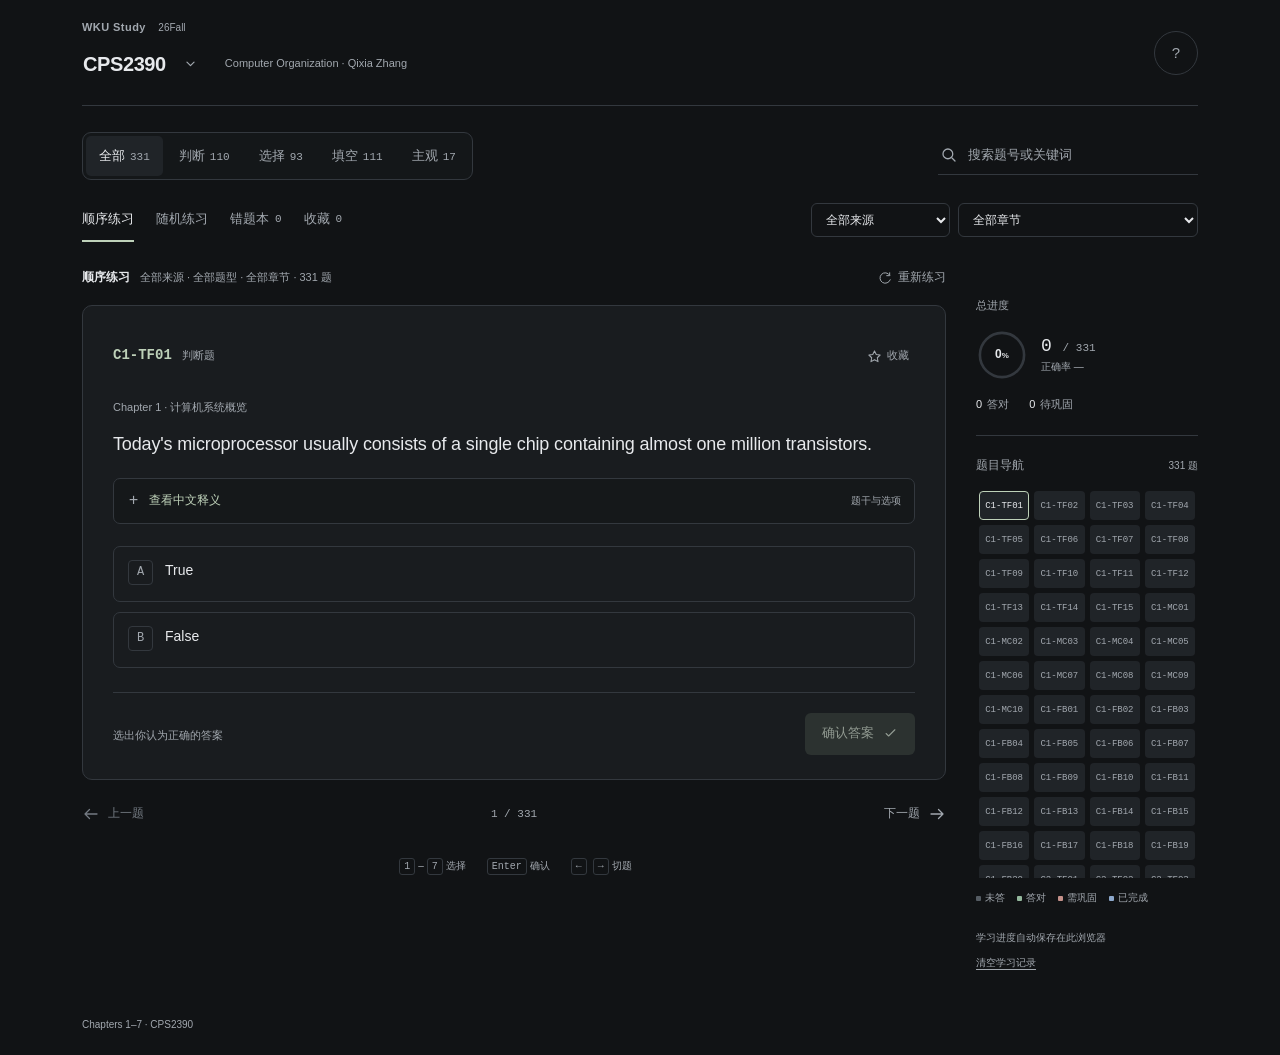
<file: course-practice.html>
<!doctype html>
<html lang="zh-CN">
<head>
<meta charset="utf-8">
<meta name="viewport" content="width=device-width, initial-scale=1">
<title>CPS2390 练习</title>
<script>
const id = location.hash.match(/^#(a5|ps3)-(\d+)$/);
const source = location.hash === '#assignment-5' ? 'assignment' :
  location.hash === '#problem-set-3' ? 'problemset' : '';
const params = new URLSearchParams();
if (id) params.set('q', id[1].toUpperCase() + '-' + id[2].padStart(2, '0'));
else if (source) params.set('source', source);
location.replace('index.html' + (params.size ? '?' + params : ''));
</script>
</head>
<body><a href="index.html">打开 CPS2390 练习</a></body>
</html>
</file>
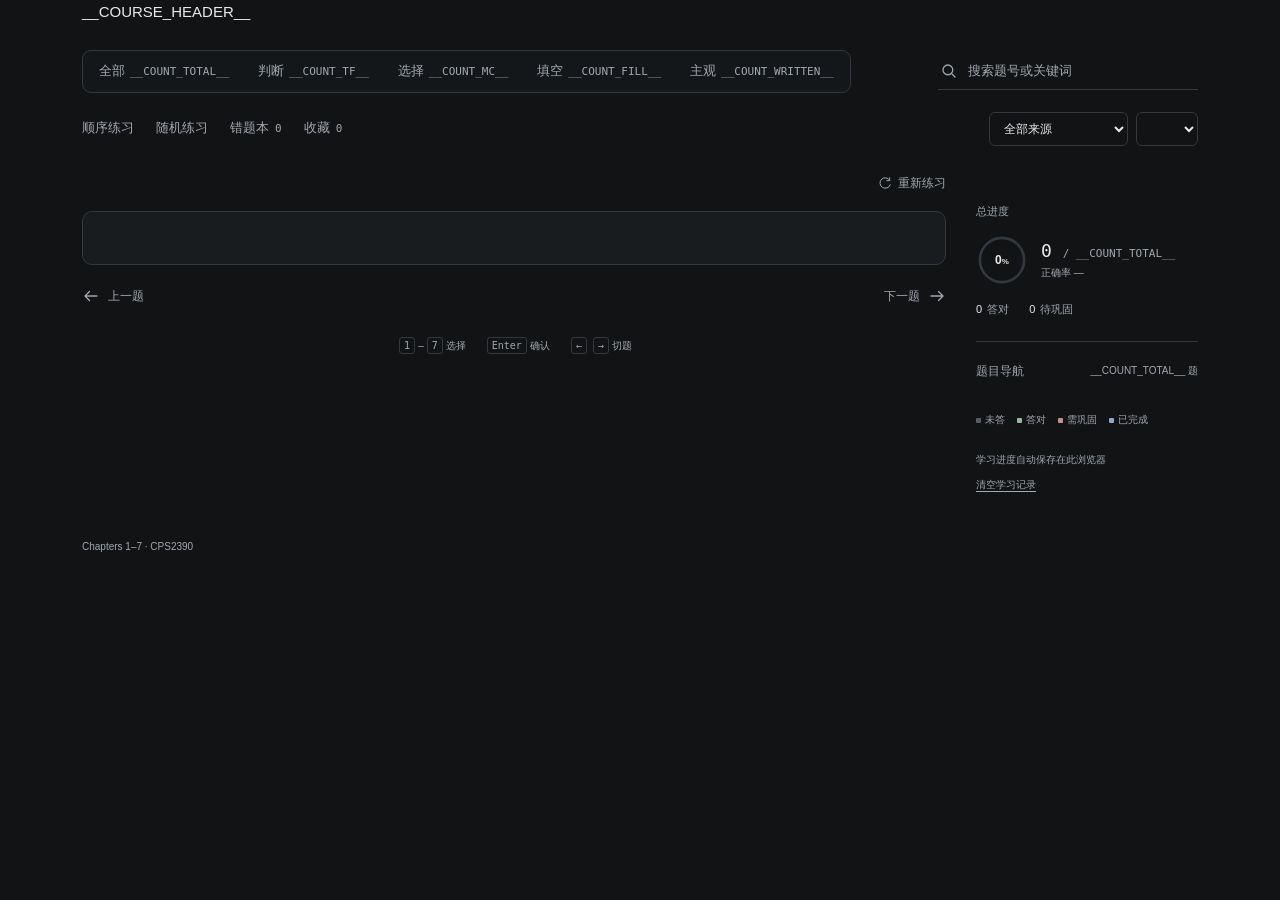
<file: template.html>
<!doctype html>
<html lang="zh-CN">
<head>
<meta charset="utf-8">
<meta name="viewport" content="width=device-width, initial-scale=1">
<meta name="theme-color" content="#111315">
<meta name="description" content="Wenzhou-Kean CPS2390 Fall 2026 practice, including TestBank, Assignment 5 and Problem Set 3.">
<link rel="icon" href="data:image/svg+xml,%3Csvg xmlns='http://www.w3.org/2000/svg' viewBox='0 0 32 32'%3E%3Crect width='32' height='32' rx='7' fill='%23191c1f'/%3E%3Cpath d='M8 8h6l2 2 2-2h6v16h-6l-2 1-2-1H8zM16 10v15' fill='none' stroke='%23bed1b9' stroke-width='1.5'/%3E%3C/svg%3E">
<title>WKU CPS2390 · Qixia Zhang · 26Fall Practice</title>
<style>
:root{color-scheme:dark;--bg:#111315;--surface:#191c1f;--raised:#202428;--line:#33383e;--ink:#e7e9ec;--muted:#a2a8af;--accent:#bed1b9;--green:#b4d4b8;--red:#e5aaa4;--soft-green:#223029;--soft-red:#352724}
*{box-sizing:border-box}body{margin:0;background:var(--bg);color:var(--ink);font:15px/1.6 -apple-system,BlinkMacSystemFont,"Segoe UI","PingFang SC","Microsoft YaHei",sans-serif}button,input,select{font:inherit;color:inherit}button{cursor:pointer}button,input,select,a{ -webkit-tap-highlight-color:transparent}button{transition:background .15s,border-color .15s}button:disabled{cursor:default}button:focus-visible,input:focus-visible,select:focus-visible,a:focus-visible,summary:focus-visible{outline:2px solid var(--accent);outline-offset:4px}button:active:not(:disabled){transform:translateY(1px)}a{color:var(--accent)}[hidden]{display:none!important}svg{width:18px;height:18px;flex-shrink:0;fill:none;stroke:currentColor;stroke-width:1.7;stroke-linecap:round;stroke-linejoin:round}.sr-only{position:absolute;width:1px;height:1px;padding:0;overflow:hidden;clip:rect(0,0,0,0)}.skip-link{position:fixed;top:0;left:16px;z-index:3;padding:10px;background:var(--raised);transform:translateY(-150%)}.skip-link:focus{transform:translateY(0)}
.app{max-width:1180px;margin:0 auto;padding:0 32px}.topbar{min-height:92px;display:flex;align-items:center;justify-content:space-between;gap:24px;border-bottom:1px solid var(--line)}.brand{display:flex;align-items:baseline;gap:16px;flex-wrap:wrap}.brand h1{font-size:20px;font-weight:650;letter-spacing:-.5px;margin:0}.brand span{font-size:12px;color:var(--muted)}.help-btn{width:36px;height:36px;background:transparent;border:1px solid var(--line);border-radius:50%;color:var(--muted)}.help-btn:hover{color:var(--ink);background:var(--raised)}
.toolbar{padding:26px 0 22px;display:grid;gap:18px}.filter-row,.practice-row{display:flex;align-items:center;justify-content:space-between;gap:16px}.bank-tabs{display:flex;gap:3px;padding:3px;border:1px solid var(--line);border-radius:9px;background:#141719}.bank-tabs button{background:transparent;border:0;padding:7px 13px;border-radius:5px;color:var(--muted);font-size:13px;white-space:nowrap}.bank-tabs button.active{color:var(--ink);background:var(--raised)}.bank-tabs small{font:11px/1.4 ui-monospace,SFMono-Regular,monospace;margin-left:5px;color:var(--muted)}.search-box{display:flex;align-items:center;gap:8px;color:var(--muted);border-bottom:1px solid var(--line);padding:7px 2px;width:260px}.search-box input{background:transparent;border:0;outline:none;width:100%;min-width:0;font-size:13px}.search-box:focus-within{border-color:var(--accent)}.search-box input::placeholder{color:var(--muted)}
.modes{display:flex;gap:22px;flex-wrap:wrap}.mode{display:flex;align-items:center;gap:6px;background:none;border:0;border-bottom:2px solid transparent;padding:7px 0;color:var(--muted);font-size:13px}.mode.active{color:var(--ink);border-color:var(--accent)}.mode:hover{color:var(--ink)}.count{font:11px ui-monospace,SFMono-Regular,monospace;color:var(--muted)}.mode .count:empty{display:none}select{max-width:240px;font-size:12px;background:var(--bg);border:1px solid var(--line);border-radius:6px;padding:8px 30px 8px 10px}.layout{display:grid;grid-template-columns:minmax(0,1fr) 222px;gap:30px;align-items:start}.practice-column{min-width:0}.scope{display:flex;justify-content:space-between;align-items:center;gap:12px;margin:0 0 14px}.scope-title{font-size:12px;font-weight:600}.scope-title small{font-size:11px;color:var(--muted);font-weight:400;margin-left:10px}.text-btn{display:inline-flex;align-items:center;gap:6px;padding:4px 0;background:none;border:0;color:var(--muted);font-size:12px}.text-btn:hover{color:var(--ink)}.text-btn svg{width:14px;height:14px}
.question-card{padding:28px 30px 24px;background:var(--surface);border:1px solid var(--line);border-radius:10px;scroll-margin-top:20px;overflow-wrap:anywhere}.question-top{display:flex;justify-content:space-between;align-items:center;gap:10px;margin-bottom:16px}.question-id{display:flex;gap:10px;align-items:baseline}.question-id strong{font:600 14px ui-monospace,SFMono-Regular,monospace;color:var(--accent)}.question-id small{font-size:11px;color:var(--muted)}.bookmark{display:flex;align-items:center;gap:5px;font-size:11px;background:none;border:0;color:var(--muted);padding:5px 0}.bookmark svg{width:15px;height:15px}.bookmark.active{color:var(--accent)}.bookmark.active svg{fill:var(--accent)}.question-tag{font-size:11px;color:var(--muted)}.question-text{font-size:19px;font-weight:550;line-height:1.7;letter-spacing:-.15px;margin:10px 0 25px;overflow-wrap:anywhere}.options{display:grid;gap:10px}.option{display:flex;gap:12px;align-items:center;width:100%;min-height:56px;padding:12px 14px;text-align:left;border:1px solid var(--line);border-radius:7px;background:transparent;font-size:14px;line-height:1.6}.option:not(:disabled):hover{background:var(--raised);border-color:#59616b}.letter{display:grid;place-items:center;width:25px;height:25px;flex-shrink:0;font:12px ui-monospace,SFMono-Regular,monospace;color:var(--muted);border:1px solid var(--line);border-radius:4px}.option-copy{flex:1;overflow-wrap:anywhere}.option.selected{background:var(--raised);border-color:var(--accent)}.option.selected .letter{color:var(--accent);border-color:var(--accent)}.option.correct{background:var(--soft-green);border-color:#5c8065}.option.correct .letter{color:var(--green);border-color:#63836b}.option.incorrect{background:var(--soft-red);border-color:#a47570}.option.incorrect .letter{color:var(--red);border-color:#a47570}.result-icon{font-weight:650;color:var(--green)}.incorrect .result-icon{color:var(--red)}.option:disabled{opacity:1}.card-footer{display:flex;justify-content:space-between;align-items:center;gap:12px;margin-top:24px;padding-top:20px;border-top:1px solid var(--line)}.hint{font-size:11px;color:var(--muted)}.primary,.secondary{display:inline-flex;justify-content:center;align-items:center;gap:9px;min-height:42px;border-radius:6px;padding:9px 16px;font-size:13px;font-weight:550;border:1px solid transparent}.primary{background:var(--accent);color:#182219}.primary:hover{background:#d1dfcd}.primary:disabled{background:#2c3230;color:#929b92}.secondary{background:transparent;border-color:var(--line);color:var(--ink)}.secondary:hover{background:var(--raised)}.primary svg{width:15px;height:15px}
.explanation{margin-top:22px;padding:18px 18px 18px 20px;border-left:2px solid #739b7d;background:#1c2721;border-radius:0 6px 6px 0}.explanation.wrong{background:#2b2421;border-color:#b78d78}.feedback-title{display:flex;align-items:center;gap:7px;color:var(--green);font-size:13px;font-weight:600}.explanation.wrong .feedback-title{color:#e2baa2}.explanation p{margin:10px 0 0;line-height:1.9;font-size:13px;color:#d1dbd2;overflow-wrap:anywhere}.source-note{margin-top:14px;border-top:1px solid #39483d;padding-top:12px;font-size:11px;line-height:1.8;color:#b4c2b6}.source-note strong{display:block;font-weight:550;margin-bottom:4px}.navigation{display:flex;justify-content:space-between;align-items:center;gap:10px;margin:12px 0 0}.nav-btn{display:flex;align-items:center;gap:8px;border:0;background:none;color:var(--muted);padding:10px 0;font-size:12px}.nav-btn:hover{color:var(--ink)}.nav-btn:disabled{color:#747b83}.position{font:11px ui-monospace,SFMono-Regular,monospace;color:var(--muted)}.keyboard-tips{display:flex;justify-content:center;gap:18px;font-size:10px;color:var(--muted);margin-top:22px}kbd{font:10px ui-monospace,SFMono-Regular,monospace;border:1px solid var(--line);padding:2px 4px;border-radius:3px;margin:0 3px}
.right-column{padding-top:33px}.progress-panel{border-bottom:1px solid var(--line);padding-bottom:22px;margin-bottom:20px}.progress-panel h2{font-size:11px;font-weight:500;color:var(--muted);margin:0 0 14px}.progress-summary{display:flex;align-items:center;gap:13px}.ring{position:relative;display:grid;place-items:center;width:52px;height:52px;flex-shrink:0}.ring svg{position:absolute;width:52px;height:52px;transform:rotate(-90deg);stroke-width:4}.ring circle{fill:none;stroke:var(--line)}.ring circle.fill{stroke:var(--accent);stroke-dasharray:213.63;stroke-dashoffset:213.63}.ring strong{font-size:12px;font-weight:550}.ring small{font-size:8px}.progress-copy b{font:500 18px ui-monospace,SFMono-Regular,monospace}.progress-copy b span{font-size:11px;color:var(--muted)}.progress-copy p{margin:1px 0 0;color:var(--muted);font-size:10px}.mini-stats{display:flex;gap:20px;margin-top:15px;font-size:11px;color:var(--muted)}.mini-stats strong{font-weight:500;font-variant-numeric:tabular-nums;color:var(--ink);margin-right:5px}.map-panel summary{display:flex;align-items:center;justify-content:space-between;list-style:none;cursor:pointer;font-size:12px;color:var(--muted);padding-bottom:13px}.map-panel summary::-webkit-details-marker{display:none}.map-panel summary span:last-child{font-size:10px}.map-grid{display:grid;grid-template-columns:repeat(5,minmax(0,1fr));gap:5px;max-height:390px;overflow:auto;scrollbar-width:thin;scrollbar-color:#4b5157 transparent;padding:3px}.q-dot{height:29px;border:1px solid transparent;border-radius:4px;background:#202428;color:var(--muted);font:10px ui-monospace,SFMono-Regular,monospace;padding:0}.q-dot:hover{background:#353b41}.q-dot.correct{background:#26392c;color:#c0d9c5}.q-dot.incorrect{background:#3d2d2a;color:#e2b3ad}.q-dot.current{border-color:var(--accent);color:var(--ink)}.q-dot.saved{text-decoration:underline;text-underline-offset:3px}.map-empty{grid-column:1/-1;font-size:12px;color:var(--muted)}.legend{display:flex;gap:12px;margin-top:12px;font-size:10px;color:var(--muted)}.legend i{display:inline-block;width:5px;height:5px;border-radius:1px;background:#555c63;margin-right:4px}.legend i.correct{background:#94b89d}.legend i.incorrect{background:#c4918a}.privacy-note{font-size:10px;line-height:1.9;color:var(--muted);margin:22px 0 0}.reset-btn{background:none;border:0;color:var(--muted);font-size:10px;padding:8px 0;text-decoration:underline;text-underline-offset:3px}.footer-note{margin:38px 0 22px;color:var(--muted);font-size:10px}.empty{text-align:center;padding:50px 10px}.empty h2{font-size:18px}.empty p{font-size:13px;color:var(--muted)}.empty>svg{color:var(--accent);width:30px;height:30px}.matrix{display:inline-grid;grid-template-columns:repeat(var(--cols),max-content);gap:1px 11px;padding:2px 8px;margin:0 4px;vertical-align:middle;border-left:1px solid currentColor;border-right:1px solid currentColor;font-size:.92em;line-height:1.4}.matrix span{text-align:center}
.storage-warning{background:var(--soft-red);color:var(--red);padding:12px 16px;font-size:12px;margin-top:18px;border-radius:6px}dialog{max-width:520px;width:calc(100% - 32px);padding:27px;background:var(--surface);color:var(--ink);border:1px solid var(--line);border-radius:10px;max-height:85dvh;overflow:auto}dialog::backdrop{background:#0009}dialog h2{font-size:20px;margin:0 0 14px}dialog p,dialog li{font-size:13px;line-height:1.9;color:var(--muted)}dialog ul{padding-left:20px}.dialog-actions{display:flex;justify-content:flex-end;gap:10px;margin-top:22px}.summary-number{font-size:38px;color:var(--accent)}.summary-number small{font-size:14px;color:var(--muted)}.summary-stats{display:flex;justify-content:space-between;gap:14px;margin-top:20px}.summary-stats b,.summary-stats span{display:block}.summary-stats b{font-size:20px}.summary-stats span{font-size:11px;color:var(--muted)}.toast{position:fixed;bottom:22px;left:50%;transform:translateX(-50%);max-width:90%;padding:10px 16px;background:var(--raised);border:1px solid var(--line);border-radius:7px;color:var(--ink);font-size:12px;z-index:5}
@media(max-width:900px){.app{padding:0 24px}.layout{grid-template-columns:minmax(0,1fr) 190px;gap:22px}.question-card{padding:24px}.scope-title small{display:block;margin:2px 0 0}.modes{gap:17px}.question-text{font-size:18px}}
@media(max-width:700px){.app{padding:0 18px}.topbar{min-height:76px}.brand{display:block}.brand h1{font-size:18px}.brand span{font-size:10px}.toolbar{padding:20px 0;gap:15px}.filter-row{align-items:stretch;flex-direction:column;gap:12px}.bank-tabs{align-self:flex-start}.search-box{width:100%}.practice-row{align-items:stretch;flex-direction:column;gap:13px}.modes{gap:0;justify-content:space-between}.mode{font-size:12px;min-height:38px}select{width:100%;max-width:none;min-height:40px}.layout{display:flex;flex-direction:column;gap:20px}.practice-column,.right-column{width:100%}.question-card{padding:20px 18px}.question-text{font-size:17px;line-height:1.75;margin-bottom:22px}.option{font-size:13px;min-height:56px;padding:11px 12px}.scope{align-items:center}.card-footer{gap:10px}.hint{font-size:10px}.primary{padding:10px 13px;font-size:12px;white-space:nowrap}.right-column{padding-top:0;display:grid;grid-template-columns:1fr;gap:0}.progress-panel{margin:0 0 18px;padding-bottom:18px}.progress-panel h2{margin-bottom:11px}.progress-summary{display:inline-flex;vertical-align:middle}.mini-stats{display:inline-flex;margin:0 0 0 24px;vertical-align:middle;gap:16px}.map-grid{grid-template-columns:repeat(8,minmax(0,1fr));max-height:210px}.privacy-note{margin-top:18px}.keyboard-tips{display:none}.footer-note{margin:20px 0;font-size:9px}.question-id small{font-size:10px}.explanation{padding:15px}.explanation p{font-size:12px}.map-panel summary{min-height:40px}}
@media(max-width:360px){.app{padding:0 13px}.question-card{padding:18px 14px}.bank-tabs button{padding:7px 10px}.bank-tabs small{margin-left:3px}.mini-stats{margin-left:13px;gap:10px}.hint{max-width:105px;display:block}.mode{font-size:11px}}
@media(prefers-reduced-motion:reduce){*,*::before,*::after{transition:none!important;animation:none!important;scroll-behavior:auto!important}}

.question-text{white-space:pre-wrap;tab-size:4;font-size:18px;font-weight:500;line-height:1.7}.map-grid{grid-template-columns:repeat(4,minmax(0,1fr))}.q-dot{font-size:9px}.fill-fields{display:grid;gap:12px}.fill-label{display:grid;grid-template-columns:55px minmax(0,1fr);gap:10px;align-items:center}.fill-label>span{font-size:12px;color:var(--muted)}.fill-label input{width:100%;background:var(--bg);border:1px solid var(--line);border-radius:6px;padding:11px 12px;font-size:14px}.fill-label input[readonly]{color:var(--muted)}.fill-hint{font-size:11px;color:var(--muted);margin:14px 0 0}.reference-answers{font-size:14px;line-height:1.9;padding-left:24px;overflow-wrap:anywhere;color:var(--ink)}.self-grade{display:flex;gap:10px;margin-top:18px}.explanation p{color:var(--ink)}@media(max-width:700px){.question-text{font-size:16px}.map-grid{grid-template-columns:repeat(6,minmax(0,1fr))}.bank-tabs{align-self:stretch}.bank-tabs button{flex:1;padding-left:8px;padding-right:8px}.bank-tabs small{margin-left:3px}.fill-label{grid-template-columns:46px minmax(0,1fr);gap:8px}}@media(max-width:360px){.map-grid{grid-template-columns:repeat(5,minmax(0,1fr))}.bank-tabs button{padding-left:5px;padding-right:5px}.bank-tabs small{font-size:10px}}
.review-badge{display:inline-block;margin:0 0 10px;color:var(--muted);font-size:11px}.analysis-heading{font-size:13px;font-weight:600;margin:18px 0 8px}.option-analysis{list-style:none;margin:0;padding:0;display:grid;gap:0}.option-analysis li{padding:12px 0;border-top:1px solid var(--line);font-size:13px;line-height:1.9}.analysis-label{display:block;font-size:11px;color:var(--muted);margin-bottom:3px}.option-analysis li.is-answer .analysis-label{color:var(--green)}.review-note{font-size:12px;margin-top:16px;padding-top:12px;border-top:1px solid var(--line);line-height:1.9;color:#e2baa2}.source-original summary{cursor:pointer;padding:3px 0}.source-original .original-text{white-space:pre-wrap;font-size:12px}.regrade-note{font-size:11px;color:var(--muted);margin-top:10px}.source-note p{font-size:11px;color:var(--muted);line-height:1.8}.explanation .answer-reason{font-size:14px;line-height:1.95}@media(max-width:700px){.option-analysis li{font-size:13px}.explanation .answer-reason{font-size:13px}}
.scope-filters{display:flex;flex-wrap:wrap;gap:8px}
.scope-filters label{min-width:0}
@media(max-width:700px){.scope-filters label:first-child{flex:1 0 125px}.scope-filters label:last-child{flex:2 0 175px}}
.written-content p{white-space:pre-line;margin:10px 0}
.written-content .source-bullet{padding-inline-start:16px}
.source-bullet::before{content:"•";margin-inline-start:-16px;margin-inline-end:8px}
.written-content .table-wrap,.code-block{max-width:100%;overflow-x:auto;margin:12px 0}
.code-block{background:var(--bg);border:1px solid var(--line);border-radius:6px;padding:12px;font:13px/1.6 ui-monospace,SFMono-Regular,Menlo,monospace;tab-size:4}
.written-content table{border-collapse:collapse;font-size:13px}
.written-content th,.written-content td{border:1px solid var(--line);padding:5px 9px;text-align:left;white-space:pre}
.written-content th{background:var(--raised)}
.written-draft{display:grid;gap:5px;margin-top:20px;font-size:12px;color:var(--muted)}
.written-draft textarea{display:block;width:100%;min-height:100px;resize:vertical;background:var(--bg);border:1px solid var(--line);border-radius:6px;padding:10px;color:var(--ink);font:13px/1.6 ui-monospace,SFMono-Regular,monospace}
.q-dot.completed{background:#293445;color:#c1d1e8}.legend i.completed{background:#8ca7ca}
__PRACTICE_STYLES__
</style>
</head>
<body>
<svg width="0" height="0" style="position:absolute" aria-hidden="true"><defs>
<symbol id="i-book" viewBox="0 0 24 24"><path d="M3 4h6a4 4 0 0 1 3 1.5A4 4 0 0 1 15 4h6v15h-6a4 4 0 0 0-3 1.5A4 4 0 0 0 9 19H3zM12 6v14"/></symbol>
<symbol id="i-list" viewBox="0 0 24 24"><path d="M8 6h12M8 12h12M8 18h12M3 6h.01M3 12h.01M3 18h.01"/></symbol>
<symbol id="i-shuffle" viewBox="0 0 24 24"><path d="M3 6h3c5 0 7 12 12 12h3M18 15l3 3-3 3M3 18h3c2 0 4-3 5-5M13 9c2-3 3-3 5-3h3M18 3l3 3-3 3"/></symbol>
<symbol id="i-error" viewBox="0 0 24 24"><path d="M9 3H5a2 2 0 0 0-2 2v14a2 2 0 0 0 2 2h14a2 2 0 0 0 2-2v-4M15 3h6v6M13 11l8-8M7 12v5h5"/></symbol>
<symbol id="i-star" viewBox="0 0 24 24"><path d="m12 3 2.8 5.7 6.2.9-4.5 4.4 1.1 6.2-5.6-3-5.6 3 1.1-6.2L3 9.6l6.2-.9z"/></symbol>
<symbol id="i-arrow" viewBox="0 0 24 24"><path d="M4 12h16M14 6l6 6-6 6"/></symbol>
<symbol id="i-back" viewBox="0 0 24 24"><path d="M20 12H4M10 6l-6 6 6 6"/></symbol>
<symbol id="i-check" viewBox="0 0 24 24"><path d="m5 12 4 4 10-10"/></symbol>
<symbol id="i-refresh" viewBox="0 0 24 24"><path d="M20 7a9 9 0 1 0 1 8M20 3v5h-5"/></symbol>
<symbol id="i-search" viewBox="0 0 24 24"><circle cx="10.5" cy="10.5" r="6.5"/><path d="m16 16 4 4"/></symbol>
<symbol id="i-bulb" viewBox="0 0 24 24"><path d="M9 18h6M9 21h6M8 14a7 7 0 1 1 8 0l-1 4H9z"/></symbol>
</defs></svg>
<a class="skip-link" href="#question">跳到当前题目</a>
<div class="app">
__COURSE_HEADER__
<div id="storage-warning" class="storage-warning" hidden>浏览器未允许保存本地数据，进度仅在本次打开期间保留。</div>
<main>
<section class="toolbar" aria-label="练习筛选">
 <div class="filter-row"><nav class="bank-tabs" aria-label="选择题库"><button data-bank="all">全部<small>__COUNT_TOTAL__</small></button><button data-bank="tf">判断<small>__COUNT_TF__</small></button><button data-bank="mc">选择<small>__COUNT_MC__</small></button><button data-bank="fill">填空<small>__COUNT_FILL__</small></button><button data-bank="written">主观<small>__COUNT_WRITTEN__</small></button></nav><label class="search-box"><svg aria-hidden="true"><use href="#i-search"/></svg><input id="search" type="search" placeholder="搜索题号或关键词" aria-label="搜索题号或关键词" autocomplete="off"></label></div>
 <div class="practice-row"><nav class="modes" aria-label="练习模式"><button class="mode" data-mode="all">顺序练习</button><button class="mode" data-mode="random">随机练习</button><button class="mode" data-mode="wrong">错题本 <span id="wrong-count" class="count">0</span></button><button class="mode" data-mode="saved">收藏 <span id="saved-count" class="count">0</span></button></nav><div class="scope-filters"><label><span class="sr-only">题目来源</span><select id="source-select" aria-label="题目来源"><option value="all">全部来源</option><option value="testbank">TestBank</option><option value="assignment">Assignment 5</option><option value="problemset">Problem Set 3</option></select></label><label><span class="sr-only">选择章节</span><select id="chapter-select" aria-label="选择章节"></select></label></div></div>
</section>
<div class="layout">
 <section class="practice-column" aria-label="答题区"><div class="scope"><div id="scope-title" class="scope-title"></div><button id="restart" class="text-btn"><svg aria-hidden="true"><use href="#i-refresh"/></svg>重新练习</button></div><article class="question-card" id="question" tabindex="-1"></article><div class="navigation" id="navigation"><button id="prev" class="nav-btn"><svg aria-hidden="true"><use href="#i-back"/></svg>上一题</button><span id="position" class="position"></span><button id="next" class="nav-btn">下一题<svg aria-hidden="true"><use href="#i-arrow"/></svg></button></div><div class="keyboard-tips"><span><kbd>1</kbd>–<kbd>7</kbd>选择</span><span><kbd>Enter</kbd>确认</span><span><kbd>←</kbd><kbd>→</kbd>切题</span></div></section>
 <aside class="right-column" aria-label="学习进度与题目导航"><section class="progress-panel"><h2>总进度</h2><div class="progress-summary"><div class="ring"><svg viewBox="0 0 80 80" aria-hidden="true"><circle cx="40" cy="40" r="34"/><circle id="progress-ring" class="fill" cx="40" cy="40" r="34"/></svg><strong><span id="coverage">0</span><small>%</small></strong></div><div class="progress-copy"><b id="done-stat">0 <span>/ __COUNT_TOTAL__</span></b><p id="accuracy">正确率 —</p></div></div><div class="mini-stats"><span><strong id="correct-stat">0</strong>答对</span><span><strong id="wrong-stat">0</strong>待巩固</span></div></section><details class="map-panel" open><summary><span>题目导航</span><span id="map-count">__COUNT_TOTAL__ 题</span></summary><div id="map" class="map-grid" aria-label="点击题号跳转"></div><div class="legend"><span><i></i>未答</span><span><i class="correct"></i>答对</span><span><i class="incorrect"></i>需巩固</span><span><i class="completed"></i>已完成</span></div></details><p class="privacy-note" id="save-status">学习进度自动保存在此浏览器</p><button id="reset" class="reset-btn">清空学习记录</button></aside>
</div>
</main>
<footer class="footer-note">Chapters 1–7 · CPS2390</footer>
</div>
<noscript><p>请启用 JavaScript 后使用练习题库。</p></noscript>
<div class="toast" id="toast" role="status" hidden></div>
<dialog id="help-dialog" aria-labelledby="help-title"><h2 id="help-title">练习说明</h2><p>WKU · CPS2390 · Qixia Zhang · 26Fall。题目来自 Patt/Patel《Introduction to Computing Systems》原 TestBank，覆盖 Chapters 1–7。Assignment 5 和 Problem Set 3 与 TestBank 可在同一页按来源和章节筛选，共 __COUNT_TOTAL__ 道。</p><ul><li>点击题干下方「查看中文释义」可展开题干与选项的中文意思；可随时收起，不影响作答。展开状态按题目保存在此浏览器。</li><li>点击顶部课程名称切换课程；菜单支持方向键、Enter、Tab 和 Escape。</li><li>判断题和选择题：选择选项后确认，按原始 TestBank 答案判分，并显示题库答案。Chapters 1–5 提供逐题中文讲解。部分题有 5–7 个选项。</li><li>填空题：可先输入各空答案，查看参考答案，再点击「答对了」或「需巩固」完成自评。未自评时不会计入完成进度。</li><li>题号包含章节和题型，如 C1-MC01。TF 为判断、MC 为选择、FB 为填空。原文重复题号加 b，跳号保留，不补造题目。</li><li>主观题可保存草稿。Problem Set 3 可查看教师参考答案并自评，Assignment 5 可标记完成。TestBank 的题干、选项、机器码和判分答案均以原题库为准。概念疑点与版本约定只在讲解中注明。旧记录会恢复按原题库答案判分，作答记录和收藏保留。</li></ul><p>快捷键：1–7 或 A–G 选择，Enter 确认，左右方向键切题，S 收藏。填空框中的 Enter 用于查看参考答案。</p><p>记录只保存在当前浏览器，不上传、不与其他人共享。MATH3700 与 CPS2390 使用独立记录。清除浏览数据会清除进度。下载此 HTML 可离线练习；顶部课程切换需要联网。</p><p>这是独立复习工具；题库版权归原作者，教师与学期信息由使用者提供。讲解为独立整理，未声称经教师审定。LC-3 按课件/第二版规则；LEA 与第三版的差异在相关题中注明。</p><div class="dialog-actions"><button id="help-reset" class="secondary">清空记录</button><button class="primary" data-close="help-dialog">继续练习</button></div></dialog>
<dialog id="reset-dialog" aria-labelledby="reset-title"><h2 id="reset-title">清空学习记录？</h2><p>将清除此浏览器中 CPS2390 的答题、自评、错题、收藏与位置。MATH3700 记录不受影响。此操作无法撤销。</p><div class="dialog-actions"><button class="secondary" data-close="reset-dialog">保留记录</button><button id="confirm-reset" class="primary">确认清空</button></div></dialog>
<dialog id="summary-dialog" aria-labelledby="summary-title"><h2 id="summary-title">本轮练习</h2><div id="summary-body"></div><div class="dialog-actions"><button class="secondary" data-close="summary-dialog">返回题目</button><button id="summary-next" class="primary">继续未答</button></div></dialog>
<script id="quiz-data" type="application/json">__QUIZ_DATA__</script>
<script>
'use strict';
const {course,chapters,questions:testBank,written_questions} = JSON.parse(document.getElementById('quiz-data').textContent);
const questions=[...testBank,...written_questions];
const sources={all:'全部来源',testbank:'TestBank',assignment:'Assignment 5',problemset:'Problem Set 3'};
const types={all:'全部题型',tf:'判断题',mc:'选择题',fill:'填空题',written:'主观题'};
const isChoice=q=>q.type==='tf'||q.type==='mc';
const sourceMatches=q=>state.source==='all'||(q.source||'testbank')===state.source;
const chapterMatches=(q,i)=>q.chapters?q.chapters.includes(i+1):q.chapter===i;
const bankMatches=q=>state.bank==='all'||q.bank===state.bank;
const KEY='cps2390-testbank-v1';
const $=id=>document.getElementById(id);
const icon=name=>`<svg aria-hidden="true"><use href="#i-${name}"/></svg>`;
const escapeHTML=s=>String(s).replace(/[&<>"']/g,c=>({'&':'&amp;','<':'&lt;','>':'&gt;','"':'&quot;',"'":'&#39;'}[c]));
const format=s=>escapeHTML(s).replace(/\[\[([^\]]+)\]\]/g,(_,cells)=>{const rows=cells.split(';'),cols=rows[0].split(',').length;return `<span class="matrix" role="math" aria-label="${rows.join('; ')}" style="--cols:${cols}">${rows.flatMap(r=>r.split(',')).map(v=>`<span>${v}</span>`).join('')}</span>`;});
function initial(){return {answers:{},favorites:[],mode:'all',bank:'all',source:'all',chapter:'all',order:[],index:0,drafts:{},retry:[],revealed:[],translated:[],query:''};}
let state=initial(),storageOK=true,toastTimer;
try{const stored=JSON.parse(localStorage.getItem(KEY));if(stored&&stored.answers&&Array.isArray(stored.favorites)&&Array.isArray(stored.order)&&Array.isArray(stored.retry)&&stored.drafts){state={...state,...stored};if(!['all','random','wrong','saved'].includes(state.mode))state.mode='all';if(state.chapter!=='all'&&!chapters[Number(state.chapter)])state.chapter='all';state.order=state.order.filter(id=>Number.isInteger(id)&&id>=1&&id<=questions.length);}}catch(e){storageOK=false;}
// Retain choices, attempts and position; restore grading against original source keys.
for(const q of testBank){const a=state.answers[q.id];if(a&&isChoice(q)){const correct=a.choice===q.answer;if(a.correct!==correct){a.previous_correct=a.correct;a.regraded=true;}a.correct=correct;a.review_revision=q.review_revision;}}
state.review_revision=course.review_revision;
function save(){try{localStorage.setItem(KEY,JSON.stringify(state));storageOK=true;}catch(e){storageOK=false;}$('storage-warning').hidden=storageOK;$('save-status').textContent=storageOK?'学习进度自动保存在此浏览器':'当前浏览器不允许保存进度';}
function toast(message){$('toast').textContent=message;$('toast').hidden=false;clearTimeout(toastTimer);toastTimer=setTimeout(()=>$('toast').hidden=true,2300);}
function current(){return questions.find(q=>q.id===state.order[state.index]);}
function isChecked(id){return Boolean(state.answers[id])&&!state.retry.includes(id);}
function shuffle(ids){for(let i=ids.length-1;i>0;i--){const j=Math.floor(Math.random()*(i+1));[ids[i],ids[j]]=[ids[j],ids[i]];}return ids;}
function matches(q){
 if(!sourceMatches(q)||!bankMatches(q)||(state.chapter!=='all'&&!chapterMatches(q,Number(state.chapter))))return false;
 const query=state.query.trim().toLowerCase();
 if(!query)return true;
 if(/^\d+$/.test(query))return q.id===Number(query);
 if(/^(?:c\d+-(?:tf|mc|fb)\d+[a-z]?|(?:a5|ps3)-\d+)$/.test(query))return q.label.toLowerCase()===query;
 return [q.label,q.text,q.zh?.text,q.title,sources[q.source||'testbank'],...q.options,...(q.zh?.options||[]),chapters[q.chapter].name,chapters[q.chapter].english].join(' ').toLowerCase().includes(query);
}
function inMode(q){return state.mode==='wrong'?state.answers[q.id]?.correct===false:state.mode==='saved'?state.favorites.includes(q.id):true;}
function queue({fresh=false}={}){let ids=questions.filter(matches).filter(inMode).map(q=>q.id);state.order=state.mode==='random'?shuffle(ids):ids;state.index=0;if(fresh||state.mode==='wrong'||state.mode==='random'){state.revealed=state.revealed.filter(id=>!ids.includes(id));state.retry=Array.from(new Set([...state.retry,...ids]));for(const id of ids)delete state.drafts[id];}save();render();}
function go(index){state.index=Math.max(0,Math.min(index,state.order.length-1));save();render();if(window.innerWidth<701)$('question').scrollIntoView({block:'start',behavior:'auto'});}
function choose(letter){const q=current();if(!q||!isChoice(q)||isChecked(q.id)||!'ABCDEFG'.slice(0,q.options.length).includes(letter))return;state.drafts[q.id]=letter;save();document.querySelectorAll('[data-choice]').forEach(b=>{b.classList.toggle('selected',b.dataset.choice===letter);b.setAttribute('aria-pressed',b.dataset.choice===letter);});$('submit').disabled=false;document.querySelector('.hint').textContent=`已选择 ${letter}，确认后查看解析`;document.querySelector(`[data-choice="${letter}"]`).focus({preventScroll:true});}
function submit(){
 const q=current();if(!q)return;
 if(isChecked(q.id)){advance();return;}
 if(q.type==='fill'||q.reference){state.revealed=Array.from(new Set([...state.revealed,q.id]));save();render();return;}
 if(q.type==='written'){recordAnswer({choice:'written',given:state.drafts[q.id]||''});return;}
 const choice=state.drafts[q.id];if(choice)recordAnswer({choice,correct:choice===q.answer,review_revision:q.review_revision});
}
function selfGrade(correct){
 const q=current();if(!q||!state.revealed.includes(q.id)||isChecked(q.id))return;
 recordAnswer({choice:'self',correct,given:state.drafts[q.id]||(q.type==='fill'?[]:'')});
}
function recordAnswer(result){
 const {id}=current();
 state.answers[id]={...result,attempts:(state.answers[id]?.attempts||0)+1};
 state.retry=state.retry.filter(item=>item!==id);delete state.drafts[id];save();render();
}
function advance(){if(state.index<state.order.length-1)go(state.index+1);else summary();}
function toggleFavorite(){const q=current();if(!q)return;const exists=state.favorites.includes(q.id);state.favorites=exists?state.favorites.filter(id=>id!==q.id):[...state.favorites,q.id];save();render();toast(exists?'已取消收藏':'已加入收藏');}
function retryCurrent(){const q=current();if(!q)return;state.retry=Array.from(new Set([...state.retry,q.id]));delete state.drafts[q.id];state.revealed=state.revealed.filter(id=>id!==q.id);save();render();}
function restart(){if(!state.order.length)return;state.retry=Array.from(new Set([...state.retry,...state.order]));for(const id of state.order)delete state.drafts[id];state.revealed=state.revealed.filter(id=>!state.order.includes(id));state.index=0;if(state.mode==='random')shuffle(state.order);save();render();toast('新一轮练习已开始，已有记录已保留');}
function summary(){
 const done=state.order.filter(isChecked),graded=done.filter(id=>typeof state.answers[id].correct==='boolean');
 const correct=graded.filter(id=>state.answers[id].correct).length;
 const remaining=state.order.length-done.length;
 $('summary-body').innerHTML=`<div class="summary-number">${done.length}<small> / ${state.order.length} 题已完成</small></div><p>${remaining?`还有 ${remaining} 道题尚未完成。`:'本组题目已完成。'}</p><div class="summary-stats"><div><b>${graded.length?Math.round(correct/graded.length*100)+'%':'—'}</b><span>本组正确率</span></div><div><b>${graded.length-correct}</b><span>本组需巩固</span></div></div>`;
 $('summary-next').textContent=remaining?'继续未答':'再练一轮';
 $('summary-next').onclick=()=>{$('summary-dialog').close();if(remaining)go(state.order.findIndex(id=>!isChecked(id)));else restart();};
 $('summary-dialog').showModal();
}
function questionHeader(q, saved, tag){
 return `<div class="question-top"><div class="question-id"><strong>${q.label}</strong><small>${types[q.type]}</small></div><button class="bookmark ${saved?'active':''}" id="bookmark" aria-pressed="${saved}" aria-label="${saved?'取消收藏此题':'收藏此题'}">${icon('star')}${saved?'已收藏':'收藏'}</button></div><span class="question-tag">${tag}</span>`;
}
function cardFooter(checked, hint, action, attrs=''){
 return `<div class="card-footer"><div>${checked?`<button id="retry-current" class="text-btn">${icon('refresh')}再答一次</button>`:`<span class="hint">${hint}</span>`}</div><button class="primary" id="submit" ${attrs}>${checked?(state.index===state.order.length-1?'查看小结':'下一题'):action}${icon(checked?'arrow':'check')}</button></div>`;
}
function bindCard(checked){
 $('bookmark').onclick=toggleFavorite;$('submit').onclick=submit;
 if(checked)$('retry-current').onclick=retryCurrent;
 if($('self-correct'))$('self-correct').onclick=()=>selfGrade(true);
 if($('self-wrong'))$('self-wrong').onclick=()=>selfGrade(false);
}
function renderWrittenQuestion(q){
 const checked=isChecked(q.id),answer=state.answers[q.id],saved=state.favorites.includes(q.id);
 const revealed=Boolean(q.reference)&&(checked||state.revealed.includes(q.id));
 const tag=`${sources[q.source]} · Chapter ${q.chapters.join('–')}${q.points?` · ${q.points} 分`:''}`;
 const feedback=revealed?`<section class="explanation ${checked&&!answer.correct?'wrong':''}" aria-live="polite">
   <div class="feedback-title">${checked?(answer.correct?'已自评 · 答对了':'已自评 · 需巩固'):'教师参考答案'}</div>
   <div class="written-content" lang="en">${q.reference}</div>
   ${checked?'':'<div class="self-grade"><button id="self-correct" class="primary">答对了</button><button id="self-wrong" class="secondary">需巩固</button></div>'}
  </section>`:'';
 const draft=checked?answer.given:state.drafts[q.id];
 $('question').innerHTML=questionHeader(q,saved,tag)
   +`<h2 class="question-text" id="question-stem">${escapeHTML(q.title)}</h2>
   <div class="written-content" lang="en">${q.prompt}</div>
   <label class="written-draft">作答草稿（可选）<textarea id="written-draft" spellcheck="false" ${checked||revealed?'readonly':''}>${escapeHTML(draft||'')}</textarea></label>${feedback}`
   +cardFooter(checked,revealed?'请完成自评':'',q.reference?'查看教师参考答案':'标记完成',revealed&&!checked?'hidden':'');
 bindCard(checked);
 $('written-draft').oninput=e=>{state.drafts[q.id]=e.target.value;save();};
}
function renderQuestion(){const q=current();if(!q){const title=state.query?'没有找到匹配的题目':state.mode==='wrong'?'这里暂时没有错题':state.mode==='saved'?'这里还没有收藏':'当前筛选下没有题目';$('question').innerHTML=`<div class="empty">${icon('book')}<h2>${title}</h2><p>试试 C1-MC01、关键词，或切换题型与章节。</p><button class="primary" id="empty-back">回到全部题目</button></div>`;$('empty-back').onclick=()=>{state.mode='all';state.bank='all';state.source='all';state.chapter='all';state.query='';$('search').value='';queue();};return;}
 if(q.type==='written'){renderWrittenQuestion(q);return;}
 const checked=isChecked(q.id),answer=state.answers[q.id],fill=q.type==='fill',revealed=fill&&(checked||state.revealed.includes(q.id)),saved=state.favorites.includes(q.id),selected=checked?answer.choice:state.drafts[q.id];
 const body=fill?`<div class="fill-fields">${q.answers.map((_,i)=>`<label class="fill-label"><span>第 ${i+1} 空</span><input data-blank="${i}" type="text" autocomplete="off" spellcheck="false" aria-label="第 ${i+1} 空" placeholder="输入你的答案（可选）" value="${escapeHTML((checked?answer.given:state.drafts[q.id])?.[i]||'')}" ${revealed?'readonly':''}></label>`).join('')}</div><p class="fill-hint">填空题自行核对参考答案；完成自评后计入进度。</p>`:`<div class="options" role="group" aria-labelledby="question-stem">${q.options.map((text,i)=>{const letter='ABCDEFG'[i],correct=checked&&letter===q.answer,wrong=checked&&selected===letter&&!answer.correct;return `<button class="option ${!checked&&selected===letter?'selected':''} ${correct?'correct':''} ${wrong?'incorrect':''}" data-choice="${letter}" aria-pressed="${selected===letter}" ${checked?'disabled':''}><span class="letter">${letter}</span><span class="option-copy">${optionContent(q,text,i)}</span>${correct?'<span class="result-icon" aria-label="题库答案">✓</span>':wrong?'<span class="result-icon" aria-label="与题库答案不同">×</span>':''}</button>`;}).join('')}</div>`;
 const feedback=(checked||revealed)?`<section class="explanation ${checked&&!answer.correct?'wrong':''}" aria-live="polite"><div class="feedback-title">${icon(checked&&answer.correct?'check':'bulb')}${fill?(checked?(answer.correct?'已自评：答对了':'已自评：需巩固'):'参考答案'):(answer.correct?'与题库答案一致':`题库答案：${q.answer}`)}</div>${fill?`<ol class="reference-answers">${q.answers.map(a=>`<li>${escapeHTML(a)}</li>`).join('')}</ol>`:`<p>题库答案：${q.answer} · ${escapeHTML(q.options['ABCDEFG'.indexOf(q.answer)])}</p>`}${q.explanation?`<h3 class="analysis-heading">解题思路</h3><p class="answer-reason">${format(q.explanation)}</p>`:''}${q.option_explanations?`<h3 class="analysis-heading">逐项分析</h3><ol class="option-analysis">${q.option_explanations.map((reason,i)=>`<li class="${'ABCDEFG'[i]===q.answer?'is-answer':''}"><span class="analysis-label">${'ABCDEFG'[i]} · ${'ABCDEFG'[i]===q.answer?'题库应选':'题库不选'}${checked&&answer.choice==='ABCDEFG'[i]?' · 你的选择':''}</span>${format(reason)}</li>`).join('')}</ol>`:''}${q.review_note?`<div class="review-note"><strong>${q.review_status==='source_issue'?'题库答案与概念补充':'题意与模型说明'}</strong><br>${escapeHTML(q.review_note)}</div>`:''}${answer?.regraded?'<div class="regrade-note">此记录现按原始 TestBank 答案判分；原提交选项与作答次数已保留。</div>':''}${q.note?`<div class="source-note">${escapeHTML(q.note)}</div>`:''}${q.references?`<div class="source-note"><strong>讲解参考</strong>${escapeHTML(q.references)}<p>讲解版本 ${escapeHTML(q.review_revision)}。</p></div>`:''}<details class="source-note source-original"><summary>查看原文答案标记</summary><p>${escapeHTML(q.source_file)} · ${types[q.type]}第 ${q.source_number} 题${q.source_occurrence>1?'（同号第 '+q.source_occurrence+' 条）':''}</p><p class="original-text" lang="en">${escapeHTML(q.source_text)}</p></details>${fill&&!checked?'<div class="self-grade"><button id="self-correct" class="primary">答对了</button><button id="self-wrong" class="secondary">需巩固</button></div>':''}</section>`:'';
 $('question').innerHTML=questionHeader(q,saved,`Chapter ${q.chapter+1} · ${chapters[q.chapter].name}`)
   +`<h2 class="question-text" id="question-stem" lang="en">${format(q.text)}</h2>${translationMarkup(q)}${q.review_note?'<span class="review-badge">含讲解补充；原题及原答案保持不变</span>':''}${body}${feedback}`
   +cardFooter(checked,fill?(revealed?'请对照答案完成自评':'先作答，再查看参考答案'):(selected?`已选择 ${selected}，确认后查看讲解`:'选出你认为正确的答案'),fill?(q.explanation?'查看答案与讲解':'查看参考答案'):'确认答案',fill&&revealed&&!checked?'hidden':!fill&&!checked&&!selected?'disabled':'');
 bindCard(checked);bindTranslation(q);document.querySelectorAll('[data-choice]').forEach(b=>b.onclick=()=>choose(b.dataset.choice));
 document.querySelectorAll('[data-blank]').forEach(input=>{input.oninput=()=>{if(!Array.isArray(state.drafts[q.id]))state.drafts[q.id]=[];state.drafts[q.id][Number(input.dataset.blank)]=input.value;save();};input.onkeydown=e=>{if(e.key==='Enter'&&!revealed){e.preventDefault();submit();}};});
}
function render(){const q=current();const answered=Object.values(state.answers),correct=answered.filter(a=>a.correct===true).length,wrong=answered.filter(a=>a.correct===false).length;
 document.querySelectorAll('[data-mode]').forEach(b=>{b.classList.toggle('active',b.dataset.mode===state.mode);b.setAttribute('aria-current',b.dataset.mode===state.mode?'page':'false');});$('wrong-count').textContent=wrong;$('saved-count').textContent=state.favorites.length;
 document.querySelectorAll('[data-bank]').forEach(b=>{b.classList.toggle('active',b.dataset.bank===state.bank);b.setAttribute('aria-pressed',String(b.dataset.bank===state.bank));});
 $('source-select').value=state.source;
 $('chapter-select').innerHTML=`<option value="all">全部章节</option>`+chapters.map((c,i)=>`<option value="${i}">Chapter ${i+1} · ${c.name} · ${questions.filter(q=>chapterMatches(q,i)&&sourceMatches(q)&&bankMatches(q)).length} 题</option>`).join('');$('chapter-select').value=state.chapter;
 const names={all:'顺序练习',random:'随机练习',wrong:'错题复习',saved:'收藏练习'};$('scope-title').innerHTML=`${names[state.mode]}<small>${sources[state.source]+' · '+types[state.bank]} · ${state.chapter==='all'?'全部章节':chapters[Number(state.chapter)].name} · ${state.order.length} 题</small>`;
 $('restart').disabled=!state.order.length;renderQuestion();$('navigation').hidden=!q;$('prev').disabled=state.index===0;$('position').textContent=`${state.index+1} / ${state.order.length}`;$('next').innerHTML=`${state.index===state.order.length-1?'本组小结':'下一题'}${icon('arrow')}`;
 $('coverage').textContent=coverageText(answered.length,questions.length);$('progress-ring').style.strokeDashoffset=213.63*(1-answered.length/questions.length);$('done-stat').innerHTML=`${answered.length} <span>/ ${questions.length}</span>`;$('correct-stat').textContent=correct;$('wrong-stat').textContent=wrong;$('accuracy').textContent=`正确率 ${(correct+wrong)?Math.round(correct/(correct+wrong)*100)+'%':'—'}`;$('map-count').textContent=`${state.order.length} 题`;
 $('map').innerHTML=state.order.length?state.order.map((id,i)=>{const result=isChecked(id)?(state.answers[id].correct===true?'correct':state.answers[id].correct===false?'incorrect':'completed'):'';return `<button class="q-dot ${result} ${i===state.index?'current':''} ${state.favorites.includes(id)?'saved':''}" data-index="${i}" aria-label="${questions[id-1].label}，${result==='correct'?'已答对':result==='incorrect'?'需巩固':result==='completed'?'已完成':'未答'}${state.favorites.includes(id)?'，已收藏':''}" ${i===state.index?'aria-current="true"':''}>${questions[id-1].label}</button>`;}).join(''):'<span class="map-empty">当前筛选下没有题目</span>';document.querySelectorAll('[data-index]').forEach(b=>b.onclick=()=>go(Number(b.dataset.index)));
}
$('source-select').onchange=e=>{
 state.source=e.target.value;
 if(!questions.some(q=>sourceMatches(q)&&bankMatches(q)))state.bank='all';
 if(state.chapter!=='all'&&!questions.some(q=>sourceMatches(q)&&chapterMatches(q,Number(state.chapter))))state.chapter='all';
 queue();
};
$('chapter-select').onchange=e=>{state.chapter=e.target.value;queue();};
document.querySelectorAll('[data-bank]').forEach(b=>b.onclick=()=>{state.bank=b.dataset.bank;queue();});
document.querySelectorAll('[data-mode]').forEach(b=>b.onclick=()=>{state.mode=b.dataset.mode;queue();});
$('search').value=state.query;$('search').addEventListener('input',e=>{state.query=e.target.value;queue();});
$('prev').onclick=()=>go(state.index-1);$('next').onclick=advance;$('restart').onclick=restart;$('help').onclick=()=>$('help-dialog').showModal();$('reset').onclick=()=>$('reset-dialog').showModal();$('help-reset').onclick=()=>{$('help-dialog').close();$('reset-dialog').showModal();};
document.querySelectorAll('[data-close]').forEach(b=>b.onclick=()=>$(b.dataset.close).close());
$('confirm-reset').onclick=()=>{state=initial();$('search').value='';$('reset-dialog').close();queue();toast('学习记录已清空');};
document.addEventListener('keydown',e=>{if(courseSwitch.open||e.target.closest('#course-switch,summary')||e.ctrlKey||e.metaKey||e.altKey||e.target.closest('input,select,textarea')||document.querySelector('dialog[open]'))return;const q=current();if(!q)return;let letter='1234567'.includes(e.key)&&e.key.length===1?'ABCDEFG'[Number(e.key)-1]:/^[a-g]$/i.test(e.key)?e.key.toUpperCase():null;if(letter){e.preventDefault();choose(letter);}else if(e.key==='Enter'&&(!e.target.closest('button,a,summary')||e.target.closest('[data-choice]'))){e.preventDefault();submit();}else if(e.key==='ArrowRight'){e.preventDefault();advance();}else if(e.key==='ArrowLeft'){e.preventDefault();go(state.index-1);}else if(e.key.toLowerCase()==='s'){e.preventDefault();toggleFavorite();}});
__PRACTICE_SCRIPT__
if(!Object.hasOwn(types,state.bank))state.bank='all';
if(!Object.hasOwn(sources,state.source))state.source='all';
const params=new URLSearchParams(location.search),linked=params.get('q'),linkedSource=params.get('source');
if(linked||Object.hasOwn(sources,linkedSource)){
 state.source=linked?'all':linkedSource;state.chapter='all';state.bank='all';state.mode='all';state.query=linked||'';
 $('search').value=state.query;
 params.delete('q');params.delete('source');
 history.replaceState(history.state,'',location.pathname+(params.size?'?'+params:'')+location.hash);
}
if(!Array.isArray(state.revealed))state.revealed=[];
const previousId=state.order[state.index];
const available=questions.filter(matches).filter(inMode).map(q=>q.id);
state.order=state.order.filter(id=>available.includes(id));
const added=available.filter(id=>!state.order.includes(id));
state.order.push(...(state.mode==='random'?shuffle(added):added));
state.index=Math.max(0,state.order.indexOf(previousId));
save();render();
</script>
</body>
</html>
</file>
